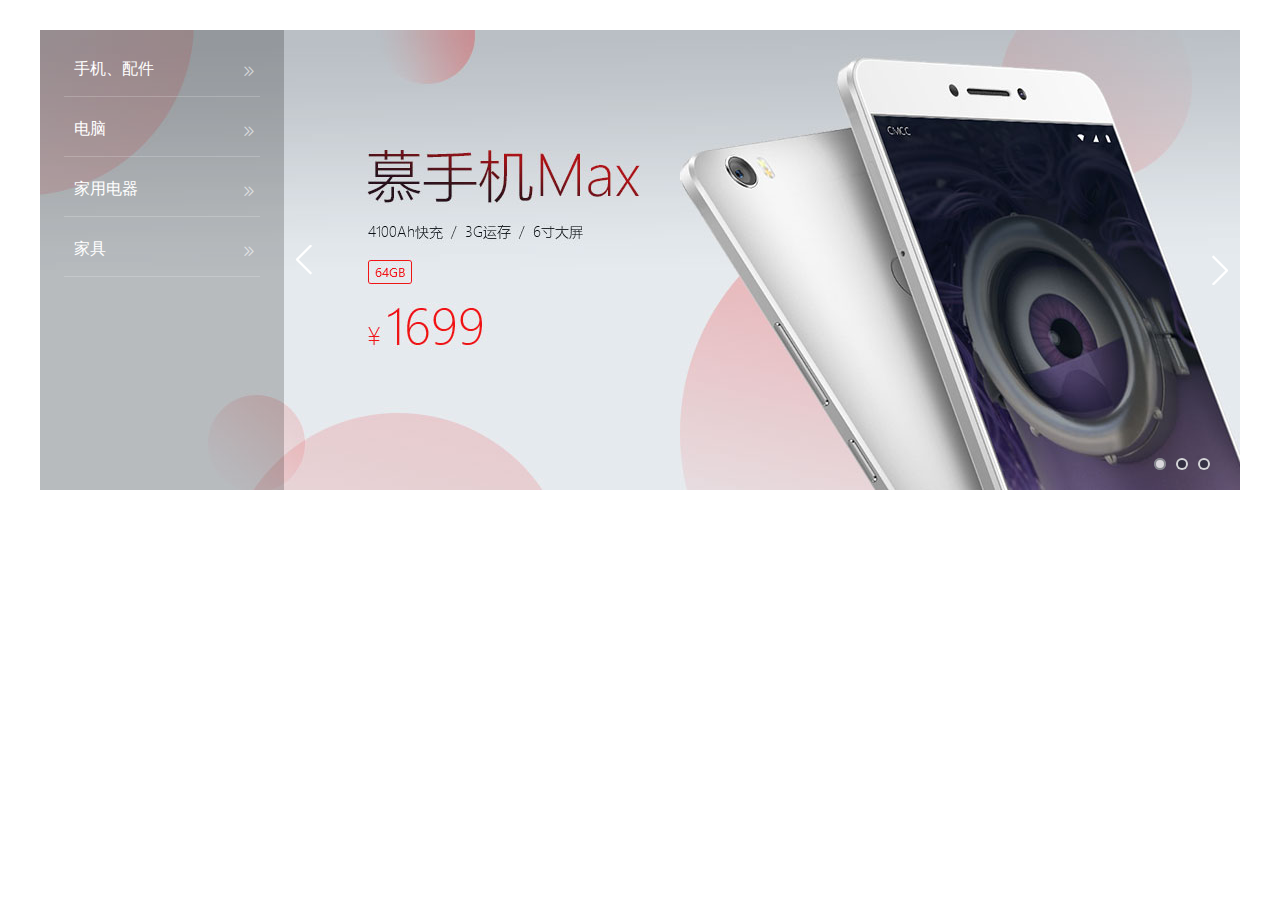
<file: index.html>
<!DOCTYPE html>
<html lang="en">
<head>
	<meta charset="UTF-8">
	<title>index</title>
	<link rel="stylesheet" href="css/style.css">
</head>
<body>
	<header>
		<div class="main">
			<!-- 侧边导航 -->
			<div class="aside">
				<div class="nav nav1">
						<a href="">
							<p>手机、配件</p>
							<i class="iconfont">&#xe63a;</i>
						</a>
				</div>
				<div class="nav nav2">
						<a href="">
							<p>电脑</p>
							<i>&#xe63a;</i>
						</a>
				</div>
				<div class="nav nav3">
						<a href="">
							<p>家用电器</p>
							<i>&#xe63a;</i>
						</a>
				</div>
				<div class="nav nav4">
						<a href="">
							<p>家具</p>
							<i>&#xe63a;</i>
						</a>
				</div>			
			</div>
			<!-- 子菜单 -->
			<div class="sub-menu" id="sub-menu">
				<!-- 手机、配件 -->
				<div class="inner-box">
					<div class="title">手机、配件</div>
					<div class="sub-row">
						<span class="sub-title">手机通讯：</span>
						<a href="#">手机</a>
						<span class="ita-line">/</span>
						<a href="#">手机维修</a>
						<span class="ita-line">/</span>
						<a href="#">以旧换新</a>
					</div>
					<div class="sub-row">
						<span class="sub-title">手机配件：</span>
						<a href="#">手机壳</a>
						<span class="ita-line">/</span>
						<a href="#">手机存储卡</a>
						<span class="ita-line">/</span>
						<a href="#">数据线</a>
						<span class="ita-line">/</span>
						<a href="#">充电器</a>
						<span class="ita-line">/</span>
						<a href="#">电池</a>
					</div>
					<div class="sub-row">
						<span class="sub-title">运营商：</span>
						<a href="#">中国联通</a>
						<span class="ita-line">/</span>
						<a href="#">中国移动</a>
						<span class="ita-line">/</span>
						<a href="#">中国电信</a>
					</div>
					<div class="sub-row">
						<span class="sub-title">智能设备：</span>
						<a href="#">智能手环</a>
						<span class="ita-line">/</span>
						<a href="#">智能居家</a>
						<span class="ita-line">/</span>
						<a href="#">智能手表</a>
						<span class="ita-line">/</span>
						<a href="#">其它设备</a>
					</div>
					<div class="sub-row">
						<span class="sub-title">娱乐：</span>
						<a href="#">耳机</a>
						<span class="ita-line">/</span>
						<a href="#">音响</a>
						<span class="ita-line">/</span>
						<a href="#">收音机</a>
						<span class="ita-line">/</span>
						<a href="#">麦克风</a>
					</div>
				</div>
				<!-- 电脑 -->
				<div class="inner-box">
					<div class="title">电脑</div>
					<div class="sub-row">
						<span class="sub-title">电脑：</span>
						<a href="#">笔记本</a>
						<span class="ita-line">/</span>
						<a href="#">平板</a>
						<span class="ita-line">/</span>
						<a href="#">一体机</a>
					</div>
					<div class="sub-row">
						<span class="sub-title">电脑配件：</span>
						<a href="#">显示器</a>
						<span class="ita-line">/</span>
						<a href="#">CPU</a>
						<span class="ita-line">/</span>
						<a href="#">主板</a>
						<span class="ita-line">/</span>
						<a href="#">键盘</a>
						<span class="ita-line">/</span>
						<a href="#">电源</a>
						<span class="ita-line">/</span>
						<a href="#">显卡</a>
						<span class="ita-line">/</span>
						<a href="#">其他配件</a>
					</div>
					<div class="sub-row">
						<span class="sub-title">游戏设备：</span>
						<a href="#">游戏机</a>
						<span class="ita-line">/</span>
						<a href="#">耳机</a>
						<span class="ita-line">/</span>
						<a href="#">游戏软件</a>
					</div>
					<div class="sub-row">
						<span class="sub-title">网络产品：</span>
						<a href="#">路由器</a>
						<span class="ita-line">/</span>
						<a href="#">网络机顶盒</a>
						<span class="ita-line">/</span>
						<a href="#">交换机</a>
						<span class="ita-line">/</span>
						<a href="#">存储卡</a>
						<span class="ita-line">/</span>
						<a href="#">网卡</a>						
					</div>
					<div class="sub-row">
						<span class="sub-title">外部产品：</span>
						<a href="#">鼠标</a>
						<span class="ita-line">/</span>
						<a href="#">键盘</a>
						<span class="ita-line">/</span>
						<a href="#">U盘</a>
						<span class="ita-line">/</span>
						<a href="#">移动硬盘</a>
						<span class="ita-line">/</span>
						<a href="#">鼠标垫</a>
						<span class="ita-line">/</span>
						<a href="#">电脑清洁</a>												
					</div>
				</div>
				<!-- 家用电器 -->
				<div class="inner-box">
					<div class="title">家用电器</div>
					<div class="sub-row">
						<span class="sub-title">电视：</span>
						<a href="#">国产品牌</a>
						<span class="ita-line">/</span>
						<a href="#">韩国品牌</a>
						<span class="ita-line">/</span>
						<a href="#">欧美品牌</a>
					</div>
					<div class="sub-row">
						<span class="sub-title">空调：</span>
						<a href="#">柜式</a>
						<span class="ita-line">/</span>
						<a href="#">中央</a>
						<span class="ita-line">/</span>
						<a href="#">壁挂式</a>
						<span class="ita-line">/</span>
						<a href="#">显示器</a>
					</div>
					<div class="sub-row">
						<span class="sub-title">冰箱：</span>
						<a href="#">双门</a>
						<span class="ita-line">/</span>
						<a href="#">三门</a>
						<span class="ita-line">/</span>
						<a href="#">多门</a>
					</div>
					<div class="sub-row">
						<span class="sub-title">洗衣机：</span>
						<a href="#">滚筒式洗衣机</a>
						<span class="ita-line">/</span>
						<a href="#">迷你洗衣机</a>
						<span class="ita-line">/</span>
						<a href="#">洗烘一体机</a>
					</div>
					<div class="sub-row">
						<span class="sub-title">厨房电器：</span>
						<a href="#">油烟机</a>
						<span class="ita-line">/</span>
						<a href="#">洗碗机</a>
						<span class="ita-line">/</span>
						<a href="#">燃气灶</a>
					</div>
				</div>
				<!-- 家具 -->				
				<div class="inner-box">
					<div class="title">家具</div>
					<div class="sub-row">
						<span class="sub-title">家纺：</span>
						<a href="#">被子</a>
						<span class="ita-line">/</span>
						<a href="#">枕头</a>
						<span class="ita-line">/</span>
						<a href="#">四件套</a>
						<span class="ita-line">/</span>
						<a href="#">床垫</a>						
					</div>
					<div class="sub-row">
						<span class="sub-title">灯具：</span>
						<a href="#">台灯</a>
						<span class="ita-line">/</span>
						<a href="#">顶灯</a>
						<span class="ita-line">/</span>
						<a href="#">节能灯</a>
						<span class="ita-line">/</span>
						<a href="#">应急灯</a>
					</div>
					<div class="sub-row">
						<span class="sub-title">家装：</span>
						<a href="#">地毯</a>
						<span class="ita-line">/</span>
						<a href="#">沙发垫套</a>
						<span class="ita-line">/</span>
						<a href="#">照片墙</a>
						<span class="ita-line">/</span>
						<a href="#">装饰字画</a>
						<span class="ita-line">/</span>
						<a href="#">窗帘</a>						
					</div>
					<div class="sub-row">
						<span class="sub-title">厨具：</span>
						<a href="#">烹饪锅具</a>
						<span class="ita-line">/</span>
						<a href="#">餐具</a>
						<span class="ita-line">/</span>
						<a href="#">菜板刀具</a>
					</div>
					<div class="sub-row">
						<span class="sub-title">生活用具：</span>
						<a href="#">收纳用品</a>
						<span class="ita-line">/</span>
						<a href="#">浴室用品</a>
						<span class="ita-line">/</span>
						<a href="#">雨伞雨衣</a>
					</div>
				</div>
				
			</div>
			<!-- 轮播图 -->
			<div class="banner">
				<div class="banner-terms banner1 banner-active"><img src="img/bg1.jpg" alt=""></div>
				<div class="banner-terms banner2"><img src="img/bg2.jpg" alt=""></div>
				<div class="banner-terms banner3"><img src="img/bg3.jpg" alt=""></div>
			</div>
			<!-- 圆点 -->
			<div class="dots" id="dots">
				<div class="dot" id="active"></div>
				<div class="dot"></div>
				<div class="dot"></div>
			</div>	
			<!-- 前后翻页 -->		
			<a class="button button1" href="javascript:void"><img src="img/arrow.png"></a>
			<a class="button button2" href="javascript:void"></a>
		</div>
	</header>
	<section></section>
	<script src="scripts/script.js"></script>
</body>
</html>
</file>
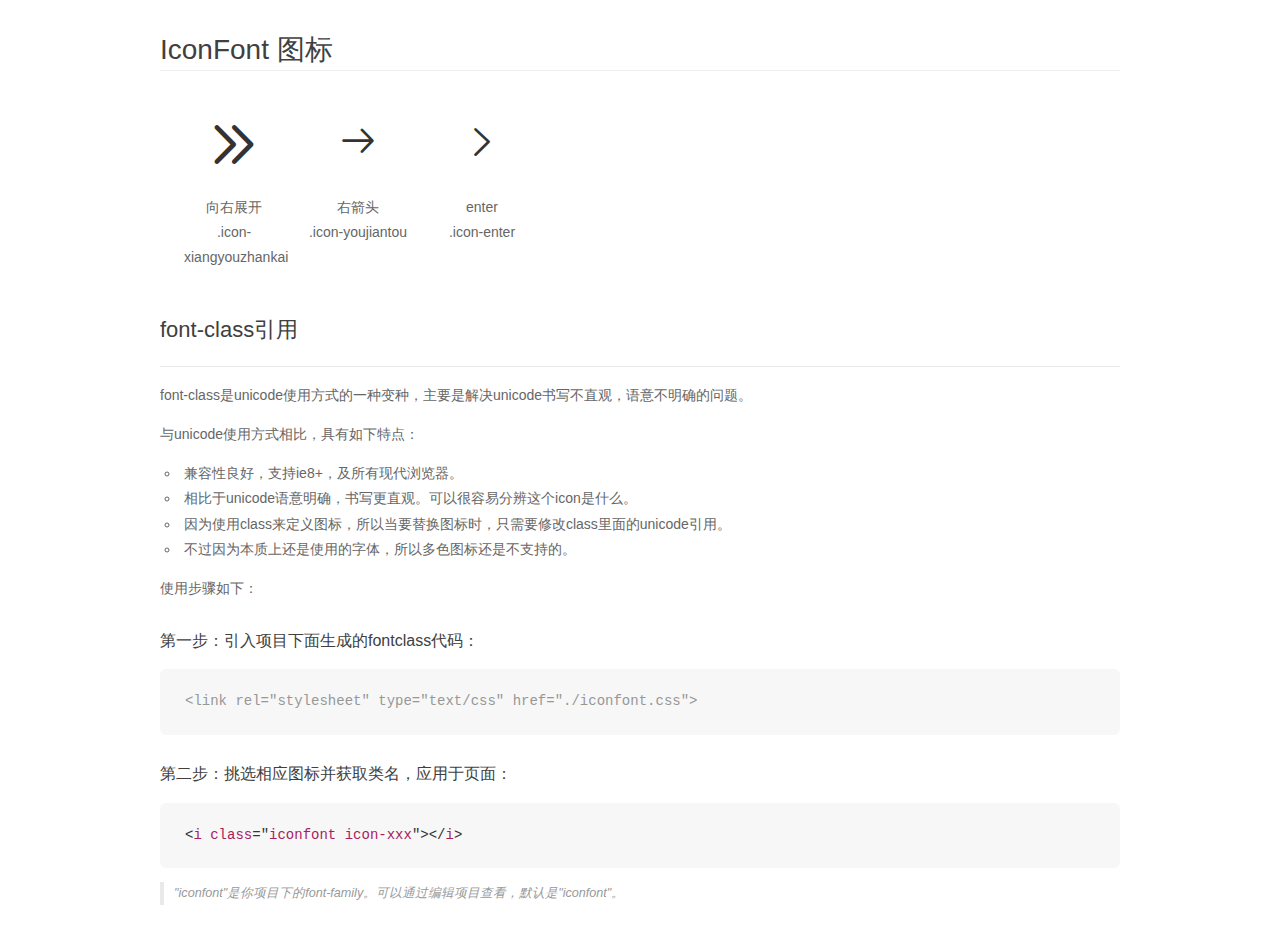
<file: img/font/demo_fontclass.html>
<!DOCTYPE html>
<html>
<head>
    <meta charset="utf-8"/>
    <title>IconFont</title>
    <link rel="stylesheet" href="demo.css">
    <link rel="stylesheet" href="iconfont.css">
</head>
<body>
    <div class="main markdown">
        <h1>IconFont 图标</h1>
        <ul class="icon_lists clear">
            
                <li>
                <i class="icon iconfont icon-xiangyouzhankai"></i>
                    <div class="name">向右展开</div>
                    <div class="fontclass">.icon-xiangyouzhankai</div>
                </li>
            
                <li>
                <i class="icon iconfont icon-youjiantou"></i>
                    <div class="name">右箭头</div>
                    <div class="fontclass">.icon-youjiantou</div>
                </li>
            
                <li>
                <i class="icon iconfont icon-enter"></i>
                    <div class="name">enter</div>
                    <div class="fontclass">.icon-enter</div>
                </li>
            
        </ul>

        <h2 id="font-class-">font-class引用</h2>
        <hr>

        <p>font-class是unicode使用方式的一种变种，主要是解决unicode书写不直观，语意不明确的问题。</p>
        <p>与unicode使用方式相比，具有如下特点：</p>
        <ul>
        <li>兼容性良好，支持ie8+，及所有现代浏览器。</li>
        <li>相比于unicode语意明确，书写更直观。可以很容易分辨这个icon是什么。</li>
        <li>因为使用class来定义图标，所以当要替换图标时，只需要修改class里面的unicode引用。</li>
        <li>不过因为本质上还是使用的字体，所以多色图标还是不支持的。</li>
        </ul>
        <p>使用步骤如下：</p>
        <h3 id="-fontclass-">第一步：引入项目下面生成的fontclass代码：</h3>


        <pre><code class="lang-js hljs javascript"><span class="hljs-comment">&lt;link rel="stylesheet" type="text/css" href="./iconfont.css"&gt;</span></code></pre>
        <h3 id="-">第二步：挑选相应图标并获取类名，应用于页面：</h3>
        <pre><code class="lang-css hljs">&lt;<span class="hljs-selector-tag">i</span> <span class="hljs-selector-tag">class</span>="<span class="hljs-selector-tag">iconfont</span> <span class="hljs-selector-tag">icon-xxx</span>"&gt;&lt;/<span class="hljs-selector-tag">i</span>&gt;</code></pre>
        <blockquote>
        <p>"iconfont"是你项目下的font-family。可以通过编辑项目查看，默认是"iconfont"。</p>
        </blockquote>
    </div>
</body>
</html>
</file>
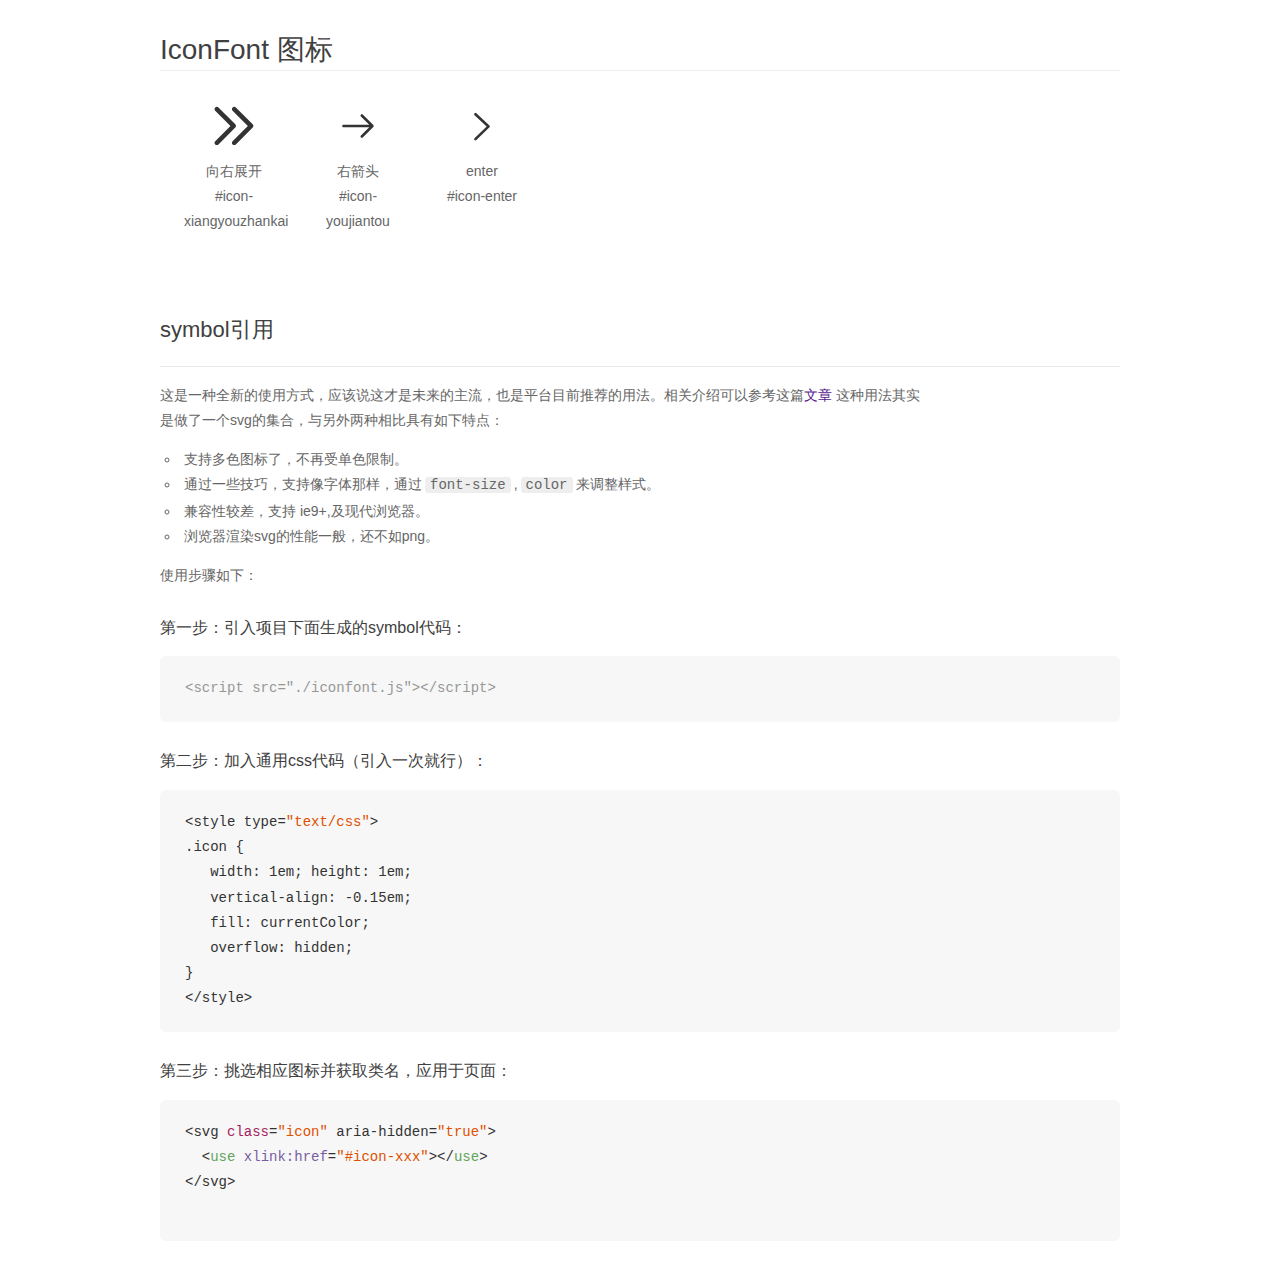
<file: img/font/demo_symbol.html>
<!DOCTYPE html>
<html>
<head>
    <meta charset="utf-8"/>
    <title>IconFont</title>
    <link rel="stylesheet" href="demo.css">
    <script src="iconfont.js"></script>

    <style type="text/css">
        .icon {
          /* 通过设置 font-size 来改变图标大小 */
          width: 1em; height: 1em;
          /* 图标和文字相邻时，垂直对齐 */
          vertical-align: -0.15em;
          /* 通过设置 color 来改变 SVG 的颜色/fill */
          fill: currentColor;
          /* path 和 stroke 溢出 viewBox 部分在 IE 下会显示
             normalize.css 中也包含这行 */
          overflow: hidden;
        }

    </style>
</head>
<body>
    <div class="main markdown">
        <h1>IconFont 图标</h1>
        <ul class="icon_lists clear">
            
                <li>
                    <svg class="icon" aria-hidden="true">
                        <use xlink:href="#icon-xiangyouzhankai"></use>
                    </svg>
                    <div class="name">向右展开</div>
                    <div class="fontclass">#icon-xiangyouzhankai</div>
                </li>
            
                <li>
                    <svg class="icon" aria-hidden="true">
                        <use xlink:href="#icon-youjiantou"></use>
                    </svg>
                    <div class="name">右箭头</div>
                    <div class="fontclass">#icon-youjiantou</div>
                </li>
            
                <li>
                    <svg class="icon" aria-hidden="true">
                        <use xlink:href="#icon-enter"></use>
                    </svg>
                    <div class="name">enter</div>
                    <div class="fontclass">#icon-enter</div>
                </li>
            
        </ul>


        <h2 id="symbol-">symbol引用</h2>
        <hr>

        <p>这是一种全新的使用方式，应该说这才是未来的主流，也是平台目前推荐的用法。相关介绍可以参考这篇<a href="">文章</a>
        这种用法其实是做了一个svg的集合，与另外两种相比具有如下特点：</p>
        <ul>
          <li>支持多色图标了，不再受单色限制。</li>
          <li>通过一些技巧，支持像字体那样，通过<code>font-size</code>,<code>color</code>来调整样式。</li>
          <li>兼容性较差，支持 ie9+,及现代浏览器。</li>
          <li>浏览器渲染svg的性能一般，还不如png。</li>
        </ul>
        <p>使用步骤如下：</p>
        <h3 id="-symbol-">第一步：引入项目下面生成的symbol代码：</h3>
        <pre><code class="lang-js hljs javascript"><span class="hljs-comment">&lt;script src="./iconfont.js"&gt;&lt;/script&gt;</span></code></pre>
        <h3 id="-css-">第二步：加入通用css代码（引入一次就行）：</h3>
        <pre><code class="lang-js hljs javascript">&lt;style type=<span class="hljs-string">"text/css"</span>&gt;
.icon {
   width: <span class="hljs-number">1</span>em; height: <span class="hljs-number">1</span>em;
   vertical-align: <span class="hljs-number">-0.15</span>em;
   fill: currentColor;
   overflow: hidden;
}
&lt;<span class="hljs-regexp">/style&gt;</span></code></pre>
        <h3 id="-">第三步：挑选相应图标并获取类名，应用于页面：</h3>
        <pre><code class="lang-js hljs javascript">&lt;svg <span class="hljs-class"><span class="hljs-keyword">class</span></span>=<span class="hljs-string">"icon"</span> aria-hidden=<span class="hljs-string">"true"</span>&gt;<span class="xml"><span class="hljs-tag">
  &lt;<span class="hljs-name">use</span> <span class="hljs-attr">xlink:href</span>=<span class="hljs-string">"#icon-xxx"</span>&gt;</span><span class="hljs-tag">&lt;/<span class="hljs-name">use</span>&gt;</span>
</span>&lt;<span class="hljs-regexp">/svg&gt;
        </span></code></pre>
    </div>
</body>
</html>
</file>
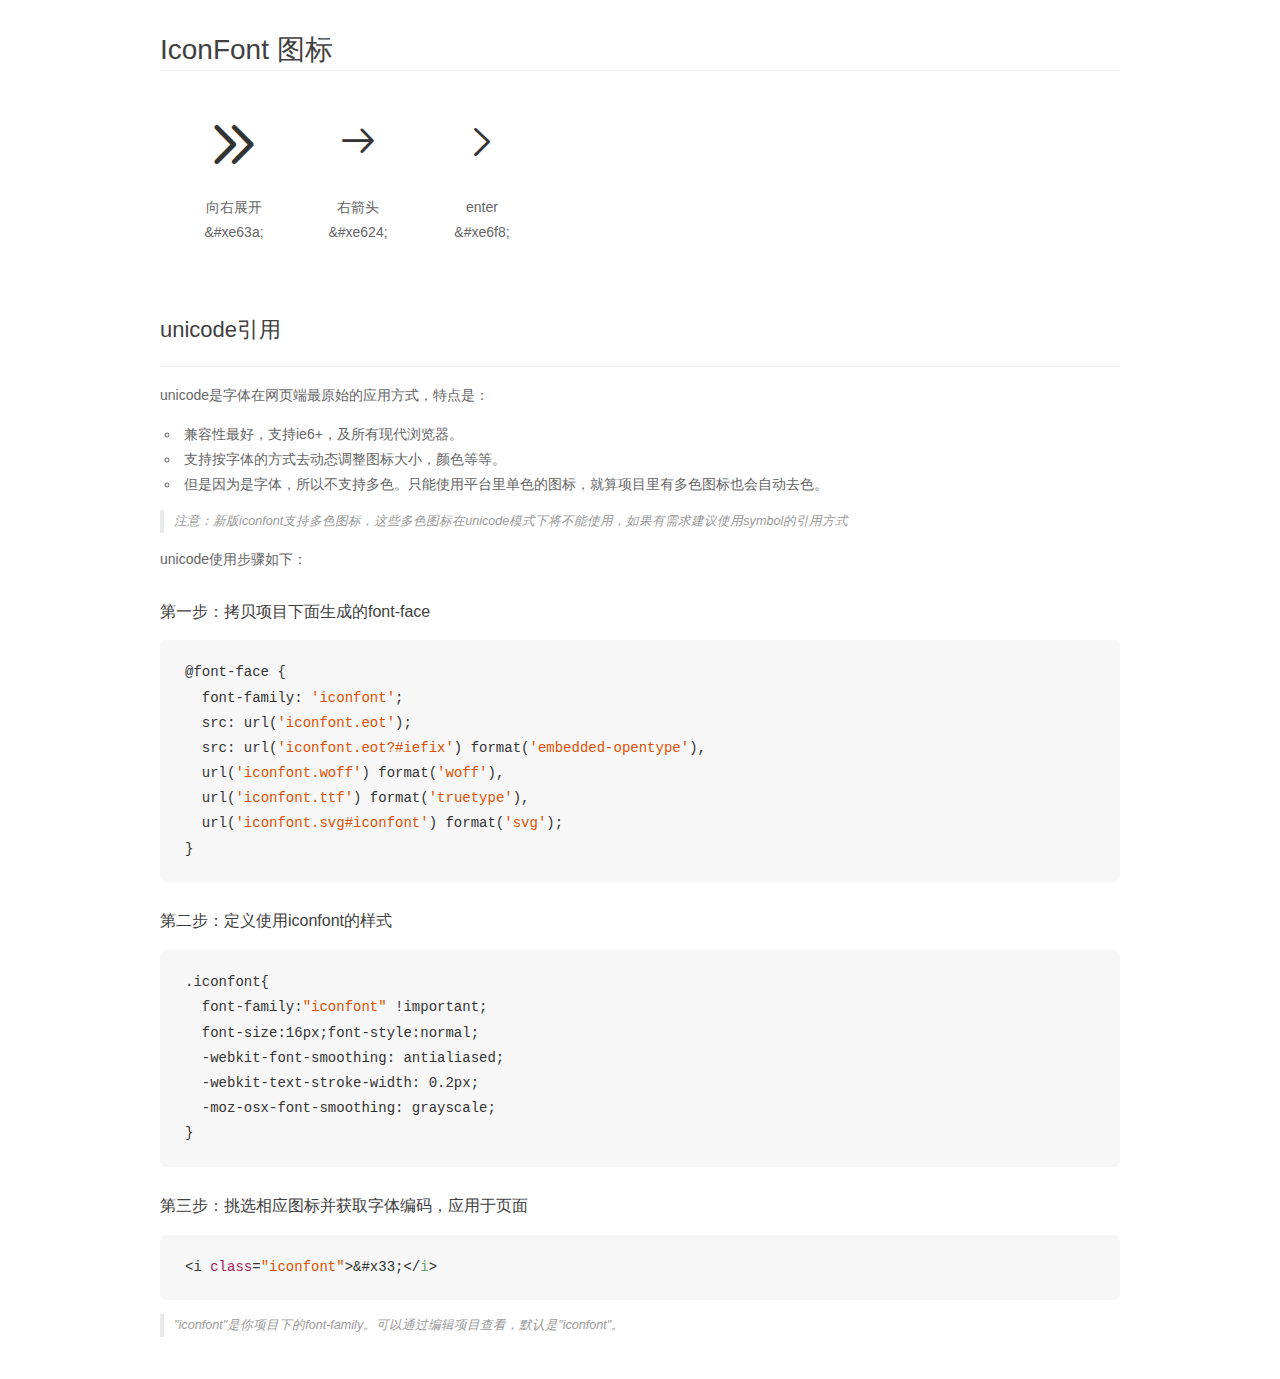
<file: img/font/demo_unicode.html>
<!DOCTYPE html>
<html>
<head>
    <meta charset="utf-8"/>
    <title>IconFont</title>
    <link rel="stylesheet" href="demo.css">

    <style type="text/css">

        @font-face {font-family: "iconfont";
          src: url('iconfont.eot'); /* IE9*/
          src: url('iconfont.eot#iefix') format('embedded-opentype'), /* IE6-IE8 */
          url('iconfont.woff') format('woff'), /* chrome, firefox */
          url('iconfont.ttf') format('truetype'), /* chrome, firefox, opera, Safari, Android, iOS 4.2+*/
          url('iconfont.svg#iconfont') format('svg'); /* iOS 4.1- */
        }

        .iconfont {
          font-family:"iconfont" !important;
          font-size:16px;
          font-style:normal;
          -webkit-font-smoothing: antialiased;
          -webkit-text-stroke-width: 0.2px;
          -moz-osx-font-smoothing: grayscale;
        }

    </style>
</head>
<body>
    <div class="main markdown">
        <h1>IconFont 图标</h1>
        <ul class="icon_lists clear">
            
                <li>
                <i class="icon iconfont">&#xe63a;</i>
                    <div class="name">向右展开</div>
                    <div class="code">&amp;#xe63a;</div>
                </li>
            
                <li>
                <i class="icon iconfont">&#xe624;</i>
                    <div class="name">右箭头</div>
                    <div class="code">&amp;#xe624;</div>
                </li>
            
                <li>
                <i class="icon iconfont">&#xe6f8;</i>
                    <div class="name">enter</div>
                    <div class="code">&amp;#xe6f8;</div>
                </li>
            
        </ul>
        <h2 id="unicode-">unicode引用</h2>
        <hr>

        <p>unicode是字体在网页端最原始的应用方式，特点是：</p>
        <ul>
        <li>兼容性最好，支持ie6+，及所有现代浏览器。</li>
        <li>支持按字体的方式去动态调整图标大小，颜色等等。</li>
        <li>但是因为是字体，所以不支持多色。只能使用平台里单色的图标，就算项目里有多色图标也会自动去色。</li>
        </ul>
        <blockquote>
        <p>注意：新版iconfont支持多色图标，这些多色图标在unicode模式下将不能使用，如果有需求建议使用symbol的引用方式</p>
        </blockquote>
        <p>unicode使用步骤如下：</p>
        <h3 id="-font-face">第一步：拷贝项目下面生成的font-face</h3>
        <pre><code class="lang-js hljs javascript">@font-face {
  font-family: <span class="hljs-string">'iconfont'</span>;
  src: url(<span class="hljs-string">'iconfont.eot'</span>);
  src: url(<span class="hljs-string">'iconfont.eot?#iefix'</span>) format(<span class="hljs-string">'embedded-opentype'</span>),
  url(<span class="hljs-string">'iconfont.woff'</span>) format(<span class="hljs-string">'woff'</span>),
  url(<span class="hljs-string">'iconfont.ttf'</span>) format(<span class="hljs-string">'truetype'</span>),
  url(<span class="hljs-string">'iconfont.svg#iconfont'</span>) format(<span class="hljs-string">'svg'</span>);
}
</code></pre>
        <h3 id="-iconfont-">第二步：定义使用iconfont的样式</h3>
        <pre><code class="lang-js hljs javascript">.iconfont{
  font-family:<span class="hljs-string">"iconfont"</span> !important;
  font-size:<span class="hljs-number">16</span>px;font-style:normal;
  -webkit-font-smoothing: antialiased;
  -webkit-text-stroke-width: <span class="hljs-number">0.2</span>px;
  -moz-osx-font-smoothing: grayscale;
}
</code></pre>
        <h3 id="-">第三步：挑选相应图标并获取字体编码，应用于页面</h3>
        <pre><code class="lang-js hljs javascript">&lt;i <span class="hljs-class"><span class="hljs-keyword">class</span></span>=<span class="hljs-string">"iconfont"</span>&gt;&amp;#x33;<span class="xml"><span class="hljs-tag">&lt;/<span class="hljs-name">i</span>&gt;</span></span></code></pre>

        <blockquote>
        <p>"iconfont"是你项目下的font-family。可以通过编辑项目查看，默认是"iconfont"。</p>
        </blockquote>
    </div>


</body>
</html>
</file>
<file: css/style.css>
*{
	margin: 0;
	padding: 0;
	font-family: "微软雅黑";
	font-size: 16px;
	text-decoration: none;
	color:#5e5e5e;
}

@font-face {font-family: "iconfont";
	src: url("../img/font/iconfont.eot");
	src: url("../img/font/iconfont.eot") format("embedded-opentype"),
	url("../img/font/iconfont.woff") format("woff"),
	url("../img/font/iconfont.ttf") format("truetype"),
	url("../img/font/iconfont.svg#iconfont") format("svg");

} 
header{
	margin-top: 30px;
	width: 100%;
	height: 460px;
}


header > .main{
	position: relative;
	height: 100%;
	width: 1200px;
	margin: 0 auto;
}

/* aside侧边导航 */
header > .main > .aside{
	position: absolute;	
	height: 460px;
	width: 244px;
	background: rgba(0, 0, 0, .2);
	z-index: 1;
}
header > .main > .aside > div {
	height: 60px;
	cursor: none;
}
header > .main > .aside > div > a {
	position: relative;
	display: block;
	text-decoration: none;
	height: 100%;
	padding: 0 24px;
}

header > .main > .aside > div > a > p {
	padding: 0 10px;
	font-size: 16px;
	color: white;
	height: 100%;
	border-bottom: 1px solid rgba(255, 255, 255, .2);
	line-height: 66px;
}
header > .main > .aside > div > a > i {
	position: absolute;
	top: 30px;
	right: 30px;
	font-size: 10px;
	color: rgba(255, 255, 255, .6);
	font-style: normal;
	font-weight: normal;
	display: block;
	font-family: "iconfont";
}
header > .main > .aside > .nav1{
	margin-top: 6px;
}

/* 子菜单 */
header > .main > #sub-menu {
	position: absolute;
	display: none;
	left: 244px;
	height: 458px;
	width: 730px;
	z-index: 100;
	border:1px solid #d9dde1;
	box-shadow: 2px 2px 8px 0px rgba(0, 0, 0, 0.1);
	background: url('../img/fe.png') no-repeat;
}
header > .main > .sub-menu > .inner-box {
	position: absolute;
	padding: 30px 48px;
	display: none;
}
header > .main > .sub-menu > .inner-box > .title{
	color: #f03;
	font-weight: bold;
	padding-bottom: 30px;
}
header > .main > .sub-menu > .inner-box > .sub-row > .sub-title{
	color: black;
	font-weight: bold;
	padding-right: 10px;
}
header > .main > .sub-menu > .inner-box > .sub-row{
	padding-bottom: 20px;
}
header > .main > .sub-menu > .inner-box > .sub-row > a{
	padding: 0 10px;
}
header > .main > .sub-menu > .inner-box > .sub-row > a:hover {
	color: #f03;
}



/* 轮播图片 */
header > .main > .banner {
	position: relative;
	cursor: pointer;
}
header > .main > .banner > .banner-terms{
	position: absolute;
	top: 0;
	left: 0;
	display: none;
}
header > .main > .banner > .banner-active{
	display: block;
}
/* 前后翻页箭头 */
header > .main > a {
	display: block;
	position: absolute;
}
header > .main > a.button:hover{
	background-color: #333;
	opacity: .7;
}

    /* 一种实现方法 */
header > .main > a.button1{
	width: 40px;
	height: 80px;
	transform: rotate(180deg);
	left: 244px;
	top: 0;
	bottom: 0;
	margin: auto 0 ;
}

header > .main > a.button1 > img{
	position: absolute;
	top: 0;
	bottom: 0;
	right: 0;
	left: 0;
	margin: auto;
}
	/* 第二种实现方法 */
header > .main > a.button2 {
	background: url('../img/arrow.png') center no-repeat;
	width: 40px;
	height: 80px;
	right: 0;
	top: 50%;
	margin-top:-30px;
}
/* 翻页小圆点 */
header > .main > #dots {
	position: absolute;
	bottom: 20px;
	right: 20px;
	z-index: 100;
}
header > .main > #dots > .dot {
	float: left;
	margin-right: 10px;
	width: 12px;
	height: 12px;
	border-radius: 50%;
	background-color:rgba(7, 17, 27, 0.4);
	cursor: pointer;
	box-shadow: 0 0 0 2px rgba(255, 255, 255, 0.8) inset;
}
header > .main > #dots > #active{
	background-color:rgba(255, 255, 255, 0.8);
	box-shadow: 0 0 0 2px rgba(7, 17, 27, 0.4) inset;
}
</file>
<file: img/font/iconfont.css>
@font-face {font-family: "iconfont";
  src: url('iconfont.eot?t=1500441484916'); /* IE9*/
  src: url('iconfont.eot?t=1500441484916#iefix') format('embedded-opentype'), /* IE6-IE8 */
  url('iconfont.woff?t=1500441484916') format('woff'), /* chrome, firefox */
  url('iconfont.ttf?t=1500441484916') format('truetype'), /* chrome, firefox, opera, Safari, Android, iOS 4.2+*/
  url('iconfont.svg?t=1500441484916#iconfont') format('svg'); /* iOS 4.1- */
}

.iconfont {
  font-family:"iconfont" !important;
  font-size:16px;
  font-style:normal;
  -webkit-font-smoothing: antialiased;
  -moz-osx-font-smoothing: grayscale;
}

.icon-xiangyouzhankai:before { content: "\e63a"; }

.icon-youjiantou:before { content: "\e624"; }

.icon-enter:before { content: "\e6f8"; }
</file>
<file: img/font/demo.css>
*{margin: 0;padding: 0;list-style: none;}
/*
KISSY CSS Reset
理念：1. reset 的目的不是清除浏览器的默认样式，这仅是部分工作。清除和重置是紧密不可分的。
2. reset 的目的不是让默认样式在所有浏览器下一致，而是减少默认样式有可能带来的问题。
3. reset 期望提供一套普适通用的基础样式。但没有银弹，推荐根据具体需求，裁剪和修改后再使用。
特色：1. 适应中文；2. 基于最新主流浏览器。
维护：玉伯<lifesinger@gmail.com>, 正淳<ragecarrier@gmail.com>
 */

/** 清除内外边距 **/
body, h1, h2, h3, h4, h5, h6, hr, p, blockquote, /* structural elements 结构元素 */
dl, dt, dd, ul, ol, li, /* list elements 列表元素 */
pre, /* text formatting elements 文本格式元素 */
form, fieldset, legend, button, input, textarea, /* form elements 表单元素 */
th, td /* table elements 表格元素 */ {
  margin: 0;
  padding: 0;
}

/** 设置默认字体 **/
body,
button, input, select, textarea /* for ie */ {
  font: 12px/1.5 tahoma, arial, \5b8b\4f53, sans-serif;
}
h1, h2, h3, h4, h5, h6 { font-size: 100%; }
address, cite, dfn, em, var { font-style: normal; } /* 将斜体扶正 */
code, kbd, pre, samp { font-family: courier new, courier, monospace; } /* 统一等宽字体 */
small { font-size: 12px; } /* 小于 12px 的中文很难阅读，让 small 正常化 */

/** 重置列表元素 **/
ul, ol { list-style: none; }

/** 重置文本格式元素 **/
a { text-decoration: none; }
a:hover { text-decoration: underline; }


/** 重置表单元素 **/
legend { color: #000; } /* for ie6 */
fieldset, img { border: 0; } /* img 搭车：让链接里的 img 无边框 */
button, input, select, textarea { font-size: 100%; } /* 使得表单元素在 ie 下能继承字体大小 */
/* 注：optgroup 无法扶正 */

/** 重置表格元素 **/
table { border-collapse: collapse; border-spacing: 0; }

/* 清除浮动 */
.ks-clear:after, .clear:after {
  content: '\20';
  display: block;
  height: 0;
  clear: both;
}
.ks-clear, .clear {
  *zoom: 1;
}

.main {
  padding: 30px 100px;
width: 960px;
margin: 0 auto;
}
.main h1{font-size:36px; color:#333; text-align:left;margin-bottom:30px; border-bottom: 1px solid #eee;}

.helps{margin-top:40px;}
.helps pre{
  padding:20px;
  margin:10px 0;
  border:solid 1px #e7e1cd;
  background-color: #fffdef;
  overflow: auto;
}

.icon_lists{
  width: 100% !important;

}

.icon_lists li{
  float:left;
  width: 100px;
  height:180px;
  text-align: center;
  list-style: none !important;
}
.icon_lists .icon{
  font-size: 42px;
  line-height: 100px;
  margin: 10px 0;
  color:#333;
  -webkit-transition: font-size 0.25s ease-out 0s;
  -moz-transition: font-size 0.25s ease-out 0s;
  transition: font-size 0.25s ease-out 0s;

}
.icon_lists .icon:hover{
  font-size: 100px;
}



.markdown {
  color: #666;
  font-size: 14px;
  line-height: 1.8;
}

.highlight {
  line-height: 1.5;
}

.markdown img {
  vertical-align: middle;
  max-width: 100%;
}

.markdown h1 {
  color: #404040;
  font-weight: 500;
  line-height: 40px;
  margin-bottom: 24px;
}

.markdown h2,
.markdown h3,
.markdown h4,
.markdown h5,
.markdown h6 {
  color: #404040;
  margin: 1.6em 0 0.6em 0;
  font-weight: 500;
  clear: both;
}

.markdown h1 {
  font-size: 28px;
}

.markdown h2 {
  font-size: 22px;
}

.markdown h3 {
  font-size: 16px;
}

.markdown h4 {
  font-size: 14px;
}

.markdown h5 {
  font-size: 12px;
}

.markdown h6 {
  font-size: 12px;
}

.markdown hr {
  height: 1px;
  border: 0;
  background: #e9e9e9;
  margin: 16px 0;
  clear: both;
}

.markdown p,
.markdown pre {
  margin: 1em 0;
}

.markdown > p,
.markdown > blockquote,
.markdown > .highlight,
.markdown > ol,
.markdown > ul {
  width: 80%;
}

.markdown ul > li {
  list-style: circle;
}

.markdown > ul li,
.markdown blockquote ul > li {
  margin-left: 20px;
  padding-left: 4px;
}

.markdown > ul li p,
.markdown > ol li p {
  margin: 0.6em 0;
}

.markdown ol > li {
  list-style: decimal;
}

.markdown > ol li,
.markdown blockquote ol > li {
  margin-left: 20px;
  padding-left: 4px;
}

.markdown code {
  margin: 0 3px;
  padding: 0 5px;
  background: #eee;
  border-radius: 3px;
}

.markdown pre {
  border-radius: 6px;
  background: #f7f7f7;
  padding: 20px;
}

.markdown pre code {
  border: none;
  background: #f7f7f7;
  margin: 0;
}

.markdown strong,
.markdown b {
  font-weight: 600;
}

.markdown > table {
  border-collapse: collapse;
  border-spacing: 0px;
  empty-cells: show;
  border: 1px solid #e9e9e9;
  width: 95%;
  margin-bottom: 24px;
}

.markdown > table th {
  white-space: nowrap;
  color: #333;
  font-weight: 600;

}

.markdown > table th,
.markdown > table td {
  border: 1px solid #e9e9e9;
  padding: 8px 16px;
  text-align: left;
}

.markdown > table th {
  background: #F7F7F7;
}

.markdown blockquote {
  font-size: 90%;
  color: #999;
  border-left: 4px solid #e9e9e9;
  padding-left: 0.8em;
  margin: 1em 0;
  font-style: italic;
}

.markdown blockquote p {
  margin: 0;
}

.markdown .anchor {
  opacity: 0;
  transition: opacity 0.3s ease;
  margin-left: 8px;
}

.markdown .waiting {
  color: #ccc;
}

.markdown h1:hover .anchor,
.markdown h2:hover .anchor,
.markdown h3:hover .anchor,
.markdown h4:hover .anchor,
.markdown h5:hover .anchor,
.markdown h6:hover .anchor {
  opacity: 1;
  display: inline-block;
}

.markdown > br,
.markdown > p > br {
  clear: both;
}


.hljs {
  display: block;
  background: white;
  padding: 0.5em;
  color: #333333;
  overflow-x: auto;
}

.hljs-comment,
.hljs-meta {
  color: #969896;
}

.hljs-string,
.hljs-variable,
.hljs-template-variable,
.hljs-strong,
.hljs-emphasis,
.hljs-quote {
  color: #df5000;
}

.hljs-keyword,
.hljs-selector-tag,
.hljs-type {
  color: #a71d5d;
}

.hljs-literal,
.hljs-symbol,
.hljs-bullet,
.hljs-attribute {
  color: #0086b3;
}

.hljs-section,
.hljs-name {
  color: #63a35c;
}

.hljs-tag {
  color: #333333;
}

.hljs-title,
.hljs-attr,
.hljs-selector-id,
.hljs-selector-class,
.hljs-selector-attr,
.hljs-selector-pseudo {
  color: #795da3;
}

.hljs-addition {
  color: #55a532;
  background-color: #eaffea;
}

.hljs-deletion {
  color: #bd2c00;
  background-color: #ffecec;
}

.hljs-link {
  text-decoration: underline;
}

pre{
  background: #fff;
}
</file>
